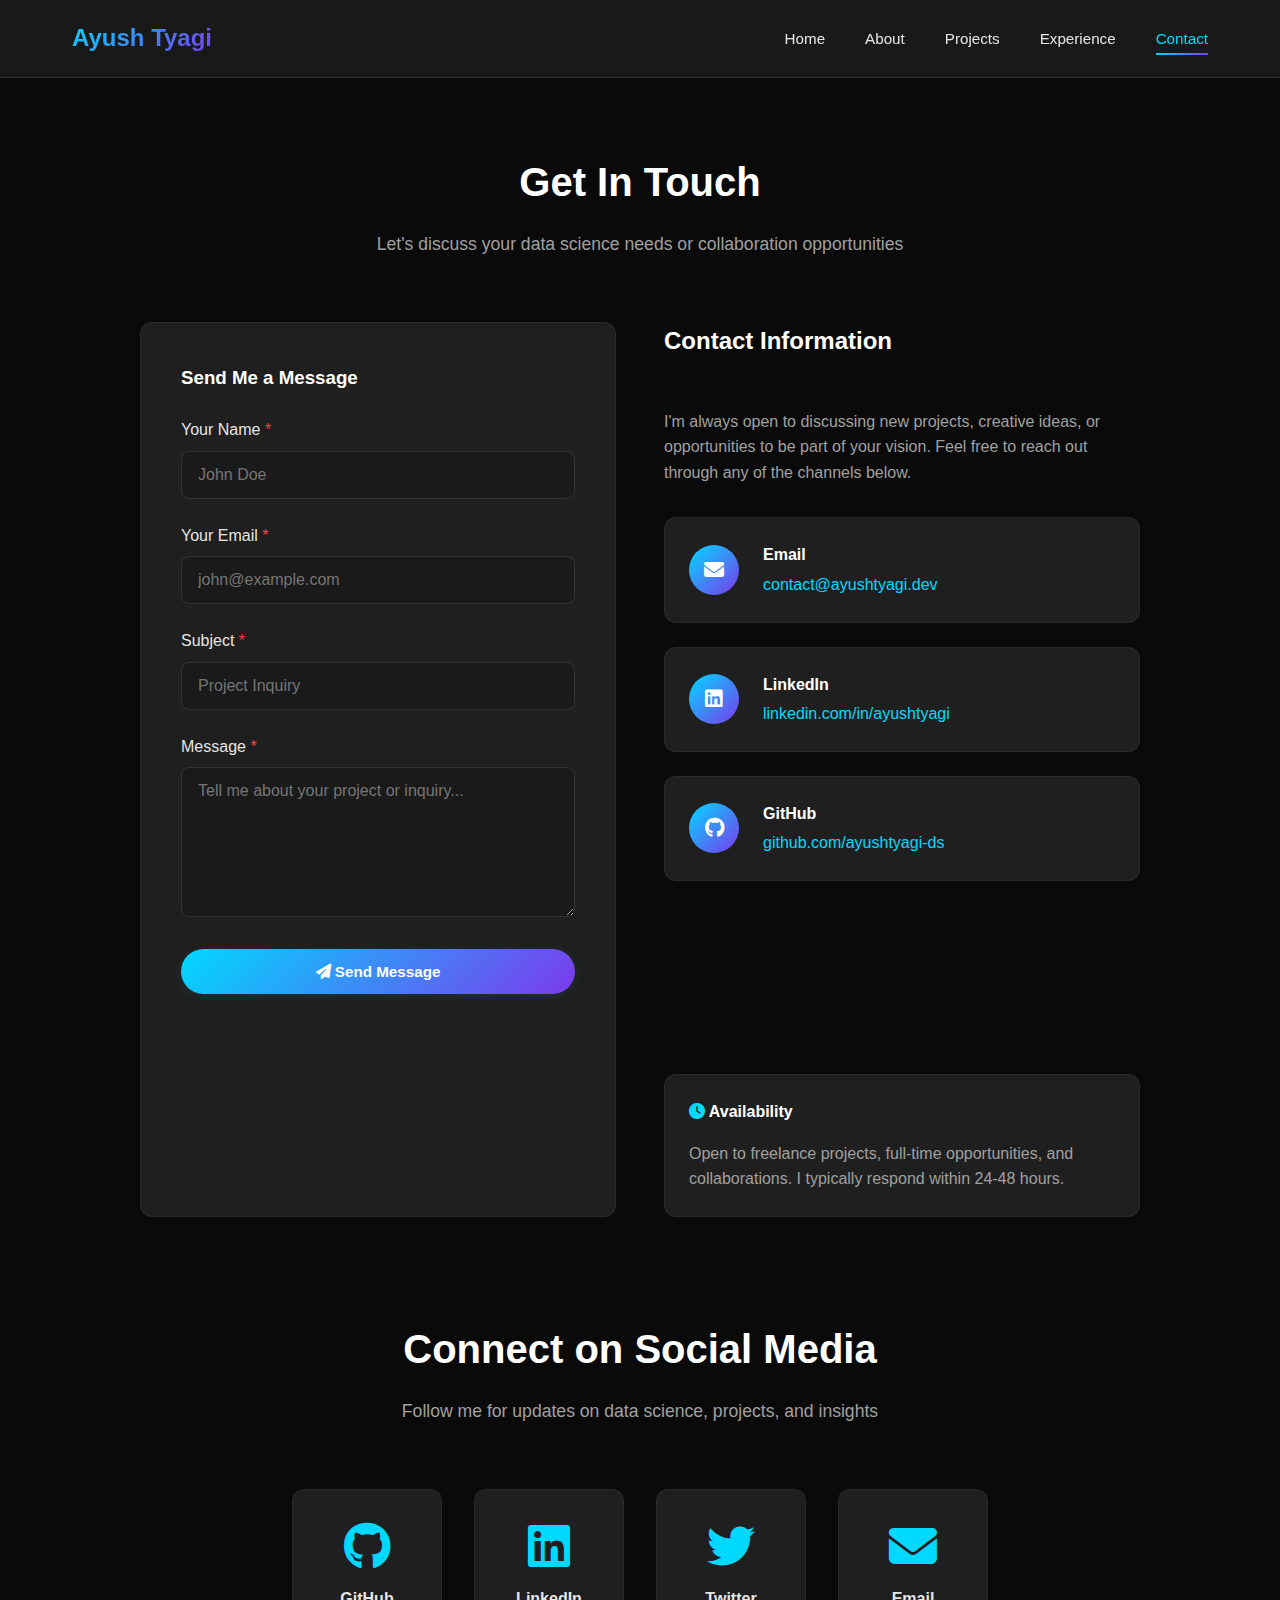
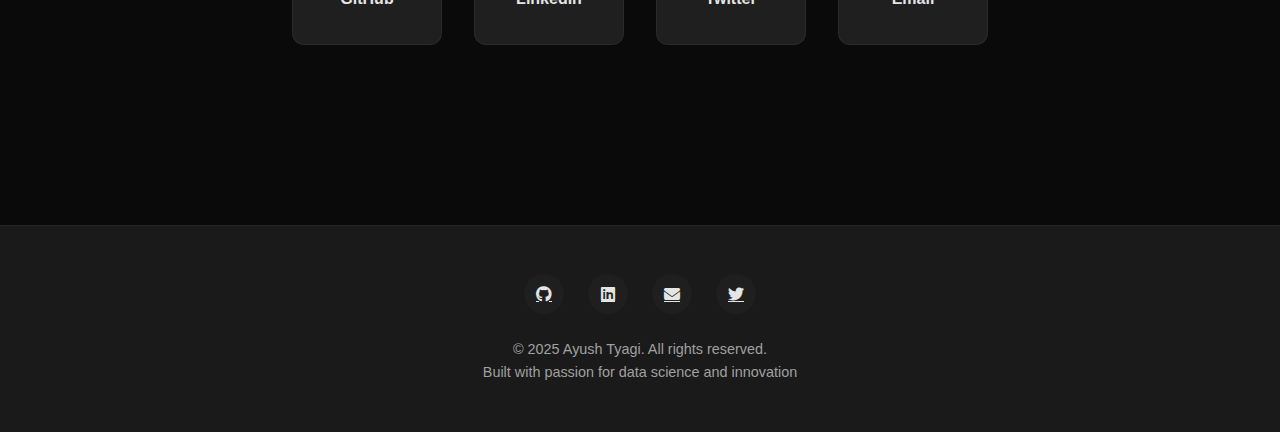
<file: contact.html>
<!DOCTYPE html>
<html lang="en">
<head>
    <meta charset="UTF-8">
    <meta name="viewport" content="width=device-width, initial-scale=1.0">
    <meta name="description" content="Get in touch with Ayush Tyagi for collaboration, job opportunities, or data science inquiries.">
    <meta name="keywords" content="Contact, Email, Collaboration, Data Science, Hire">
    <title>Contact - Ayush Tyagi | Data Scientist</title>
    
    <!-- Favicon -->
    <link rel="icon" type="image/x-icon" href="images/favicon.ico">
    
    <!-- Stylesheets -->
    <link rel="stylesheet" href="css/style.css">
    <link rel="stylesheet" href="https://cdnjs.cloudflare.com/ajax/libs/font-awesome/6.4.0/css/all.min.css">
</head>
<body>
    <!-- Navigation -->
    <nav class="navbar">
        <div class="container">
            <a href="index.html" class="logo">Ayush Tyagi</a>
            <ul class="nav-links">
                <li><a href="index.html">Home</a></li>
                <li><a href="about.html">About</a></li>
                <li><a href="projects.html">Projects</a></li>
                <li><a href="experience.html">Experience</a></li>
                <li><a href="contact.html">Contact</a></li>
            </ul>
            <div class="hamburger">
                <span></span>
                <span></span>
                <span></span>
            </div>
        </div>
    </nav>

    <!-- Contact Section -->
    <section class="section" style="padding-top: 150px; padding-bottom: 100px;">
        <div class="container">
            <h1 class="section-title">Get In Touch</h1>
            <p class="section-subtitle">Let's discuss your data science needs or collaboration opportunities</p>
            
            <div class="contact-wrapper">
                <!-- Contact Form -->
                <div class="contact-form">
                    <h3 style="color: var(--text-primary); margin-bottom: 1.5rem;">Send Me a Message</h3>
                    <form id="contact-form">
                        <div class="form-group">
                            <label for="name">Your Name <span style="color: #ef4444;">*</span></label>
                            <input type="text" id="name" name="name" placeholder="John Doe" required>
                            <span class="error"></span>
                        </div>

                        <div class="form-group">
                            <label for="email">Your Email <span style="color: #ef4444;">*</span></label>
                            <input type="email" id="email" name="email" placeholder="john@example.com" required>
                            <span class="error"></span>
                        </div>

                        <div class="form-group">
                            <label for="subject">Subject <span style="color: #ef4444;">*</span></label>
                            <input type="text" id="subject" name="subject" placeholder="Project Inquiry" required>
                            <span class="error"></span>
                        </div>

                        <div class="form-group">
                            <label for="message">Message <span style="color: #ef4444;">*</span></label>
                            <textarea id="message" name="message" placeholder="Tell me about your project or inquiry..." required></textarea>
                            <span class="error"></span>
                        </div>

                        <button type="submit" class="btn btn-primary" style="width: 100%;">
                            <i class="fas fa-paper-plane"></i> Send Message
                        </button>
                    </form>
                </div>

                <!-- Contact Info -->
                <div class="contact-info">
                    <h3>Contact Information</h3>
                    <p>I'm always open to discussing new projects, creative ideas, or opportunities to be part of your vision. Feel free to reach out through any of the channels below.</p>

                    <div class="contact-methods">
                        <div class="contact-method">
                            <div class="contact-method-icon">
                                <i class="fas fa-envelope"></i>
                            </div>
                            <div class="contact-method-content">
                                <h4>Email</h4>
                                <a href="mailto:contact@ayushtyagi.dev">contact@ayushtyagi.dev</a>
                            </div>
                        </div>

                        <div class="contact-method">
                            <div class="contact-method-icon">
                                <i class="fab fa-linkedin"></i>
                            </div>
                            <div class="contact-method-content">
                                <h4>LinkedIn</h4>
                                <a href="https://linkedin.com/in/ayushtyagi" target="_blank" rel="noopener noreferrer">linkedin.com/in/ayushtyagi</a>
                            </div>
                        </div>

                        <div class="contact-method">
                            <div class="contact-method-icon">
                                <i class="fab fa-github"></i>
                            </div>
                            <div class="contact-method-content">
                                <h4>GitHub</h4>
                                <a href="https://github.com/ayushtyagi-ds" target="_blank" rel="noopener noreferrer">github.com/ayushtyagi-ds</a>
                            </div>
                        </div>

                        <div class="contact-method">
                            <div class="contact-method-icon">
                                <i class="fab fa-twitter"></i>
                            </div>
                            <div class="contact-method-content">
                                <h4>Twitter</h4>
                                <a href="https://twitter.com/ayushtyagi" target="_blank" rel="noopener noreferrer">@ayushtyagi</a>
                            </div>
                        </div>
                    </div>

                    <div style="margin-top: 2rem; padding: 1.5rem; background: var(--card-bg); border-radius: var(--border-radius); border: 1px solid rgba(255, 255, 255, 0.05);">
                        <h4 style="color: var(--text-primary); margin-bottom: 1rem;">
                            <i class="fas fa-clock" style="color: var(--accent-primary);"></i> Availability
                        </h4>
                        <p style="color: var(--text-muted); margin: 0;">
                            Open to freelance projects, full-time opportunities, and collaborations. 
                            I typically respond within 24-48 hours.
                        </p>
                    </div>
                </div>
            </div>
        </div>
    </section>

    <!-- Social Media Section -->
    <section class="section" style="padding-top: 0; padding-bottom: 100px;">
        <div class="container">
            <h2 class="section-title">Connect on Social Media</h2>
            <p class="section-subtitle">Follow me for updates on data science, projects, and insights</p>
            
            <div style="display: flex; justify-content: center; gap: 2rem; flex-wrap: wrap;">
                <a href="https://github.com/ayushtyagi-ds" target="_blank" rel="noopener noreferrer" 
                   style="display: flex; flex-direction: column; align-items: center; text-decoration: none; padding: 2rem; background: var(--card-bg); border-radius: var(--border-radius); border: 1px solid rgba(255, 255, 255, 0.05); transition: var(--transition); width: 150px;"
                   onmouseover="this.style.transform='translateY(-10px)'; this.style.boxShadow='var(--shadow-md)'; this.style.borderColor='var(--accent-primary)';"
                   onmouseout="this.style.transform='translateY(0)'; this.style.boxShadow='none'; this.style.borderColor='rgba(255, 255, 255, 0.05)';">
                    <i class="fab fa-github" style="font-size: 3rem; color: var(--accent-primary); margin-bottom: 1rem;"></i>
                    <span style="color: var(--text-secondary); font-weight: 600;">GitHub</span>
                </a>

                <a href="https://linkedin.com/in/ayushtyagi" target="_blank" rel="noopener noreferrer"
                   style="display: flex; flex-direction: column; align-items: center; text-decoration: none; padding: 2rem; background: var(--card-bg); border-radius: var(--border-radius); border: 1px solid rgba(255, 255, 255, 0.05); transition: var(--transition); width: 150px;"
                   onmouseover="this.style.transform='translateY(-10px)'; this.style.boxShadow='var(--shadow-md)'; this.style.borderColor='var(--accent-primary)';"
                   onmouseout="this.style.transform='translateY(0)'; this.style.boxShadow='none'; this.style.borderColor='rgba(255, 255, 255, 0.05)';">
                    <i class="fab fa-linkedin" style="font-size: 3rem; color: var(--accent-primary); margin-bottom: 1rem;"></i>
                    <span style="color: var(--text-secondary); font-weight: 600;">LinkedIn</span>
                </a>

                <a href="https://twitter.com/ayushtyagi" target="_blank" rel="noopener noreferrer"
                   style="display: flex; flex-direction: column; align-items: center; text-decoration: none; padding: 2rem; background: var(--card-bg); border-radius: var(--border-radius); border: 1px solid rgba(255, 255, 255, 0.05); transition: var(--transition); width: 150px;"
                   onmouseover="this.style.transform='translateY(-10px)'; this.style.boxShadow='var(--shadow-md)'; this.style.borderColor='var(--accent-primary)';"
                   onmouseout="this.style.transform='translateY(0)'; this.style.boxShadow='none'; this.style.borderColor='rgba(255, 255, 255, 0.05)';">
                    <i class="fab fa-twitter" style="font-size: 3rem; color: var(--accent-primary); margin-bottom: 1rem;"></i>
                    <span style="color: var(--text-secondary); font-weight: 600;">Twitter</span>
                </a>

                <a href="mailto:contact@ayushtyagi.dev"
                   style="display: flex; flex-direction: column; align-items: center; text-decoration: none; padding: 2rem; background: var(--card-bg); border-radius: var(--border-radius); border: 1px solid rgba(255, 255, 255, 0.05); transition: var(--transition); width: 150px;"
                   onmouseover="this.style.transform='translateY(-10px)'; this.style.boxShadow='var(--shadow-md)'; this.style.borderColor='var(--accent-primary)';"
                   onmouseout="this.style.transform='translateY(0)'; this.style.boxShadow='none'; this.style.borderColor='rgba(255, 255, 255, 0.05)';">
                    <i class="fas fa-envelope" style="font-size: 3rem; color: var(--accent-primary); margin-bottom: 1rem;"></i>
                    <span style="color: var(--text-secondary); font-weight: 600;">Email</span>
                </a>
            </div>
        </div>
    </section>

    <!-- Footer -->
    <footer class="footer">
        <div class="footer-content">
            <div class="footer-social">
                <a href="https://github.com/ayushtyagi-ds" target="_blank" rel="noopener noreferrer" aria-label="GitHub">
                    <i class="fab fa-github"></i>
                </a>
                <a href="https://linkedin.com/in/ayushtyagi" target="_blank" rel="noopener noreferrer" aria-label="LinkedIn">
                    <i class="fab fa-linkedin"></i>
                </a>
                <a href="mailto:contact@ayushtyagi.dev" aria-label="Email">
                    <i class="fas fa-envelope"></i>
                </a>
                <a href="https://twitter.com/ayushtyagi" target="_blank" rel="noopener noreferrer" aria-label="Twitter">
                    <i class="fab fa-twitter"></i>
                </a>
            </div>
            <p>&copy; 2025 Ayush Tyagi. All rights reserved.</p>
            <p>Built with passion for data science and innovation</p>
        </div>
    </footer>

    <!-- JavaScript -->
    <script src="js/main.js"></script>
</body>
</html>
</file>
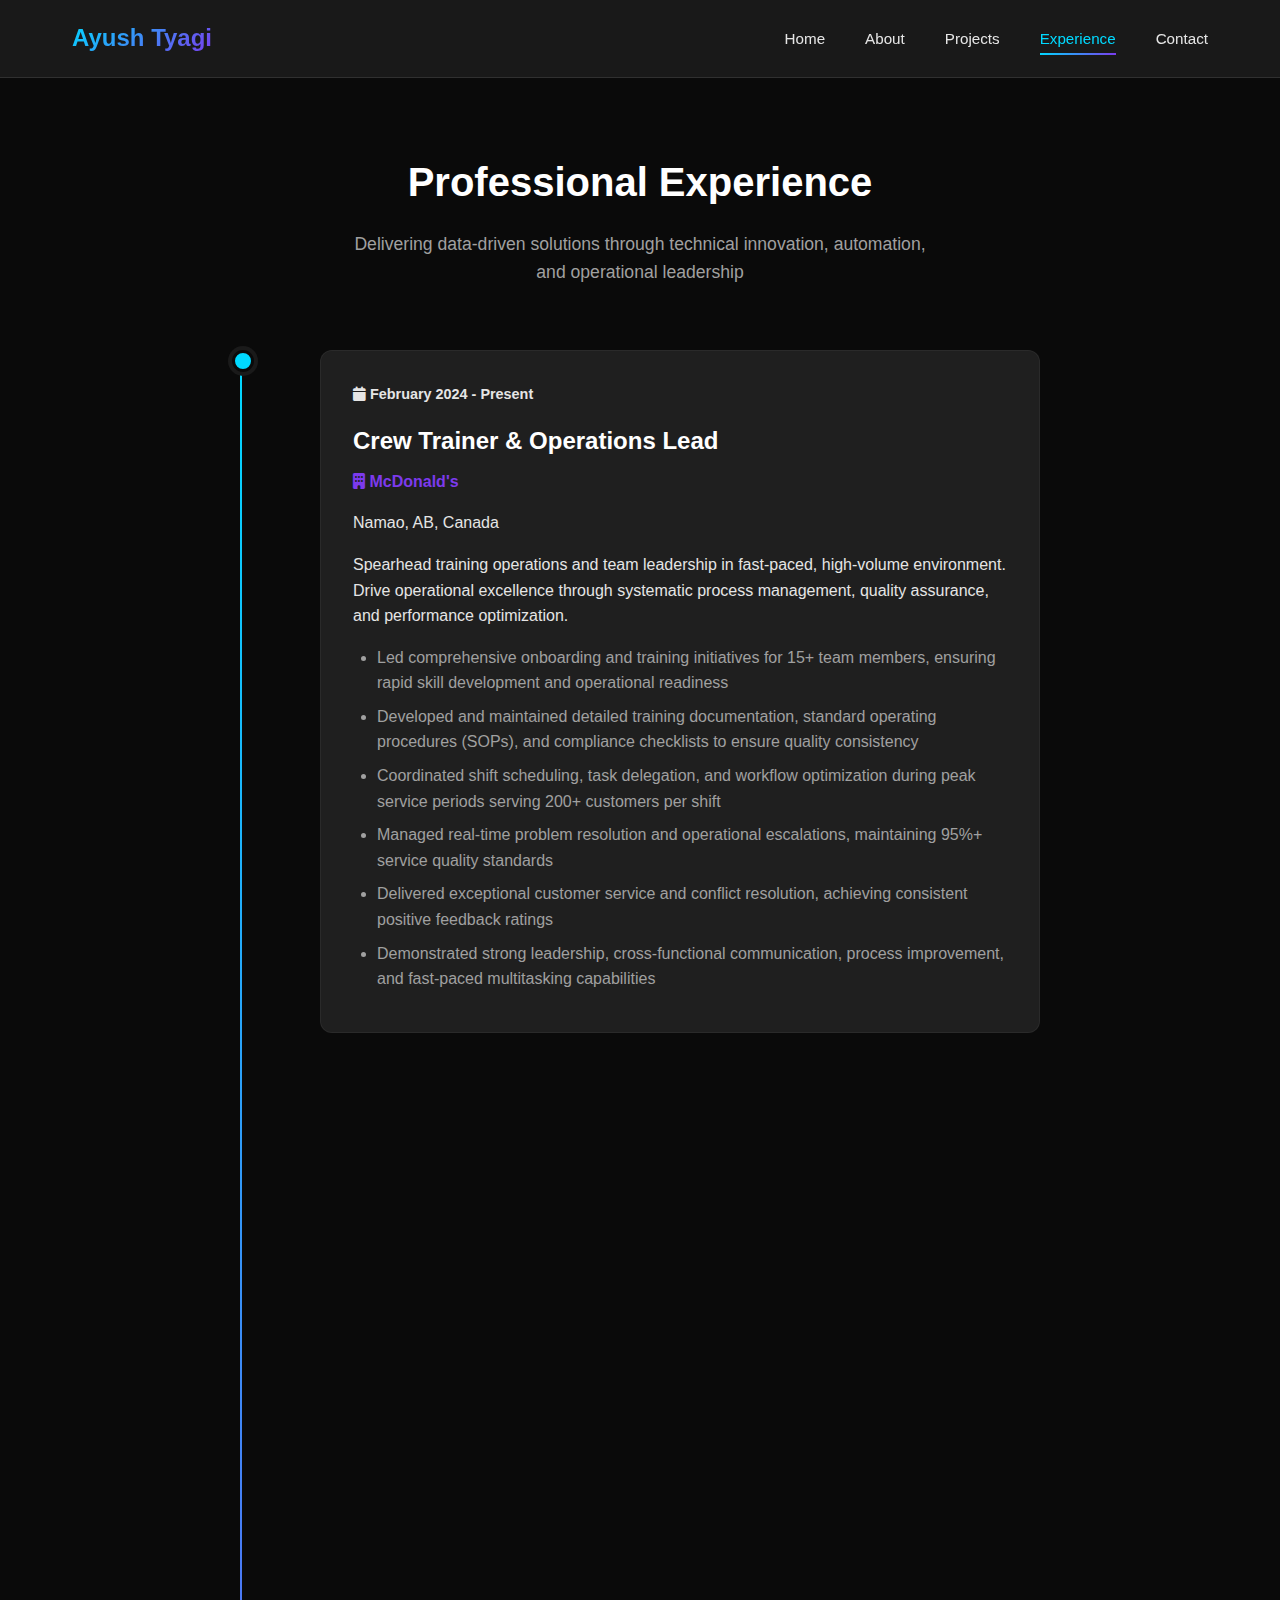
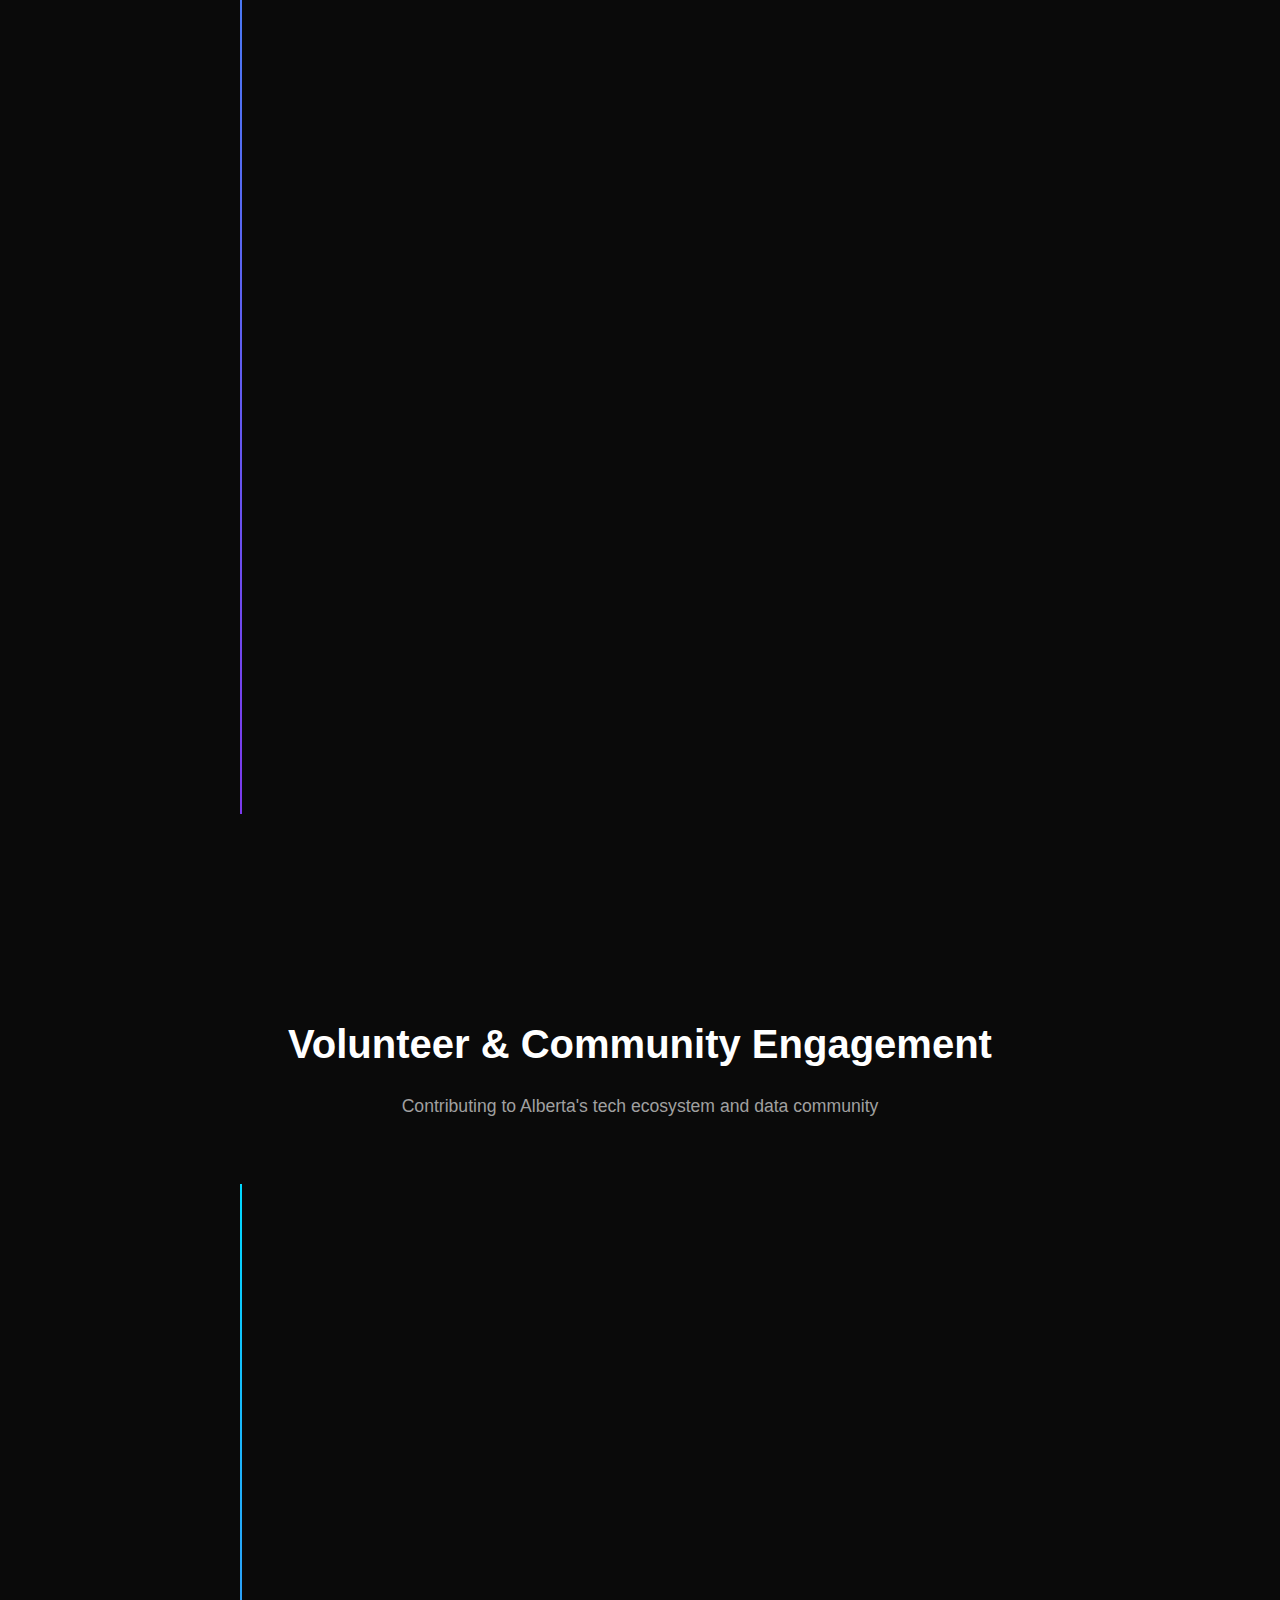
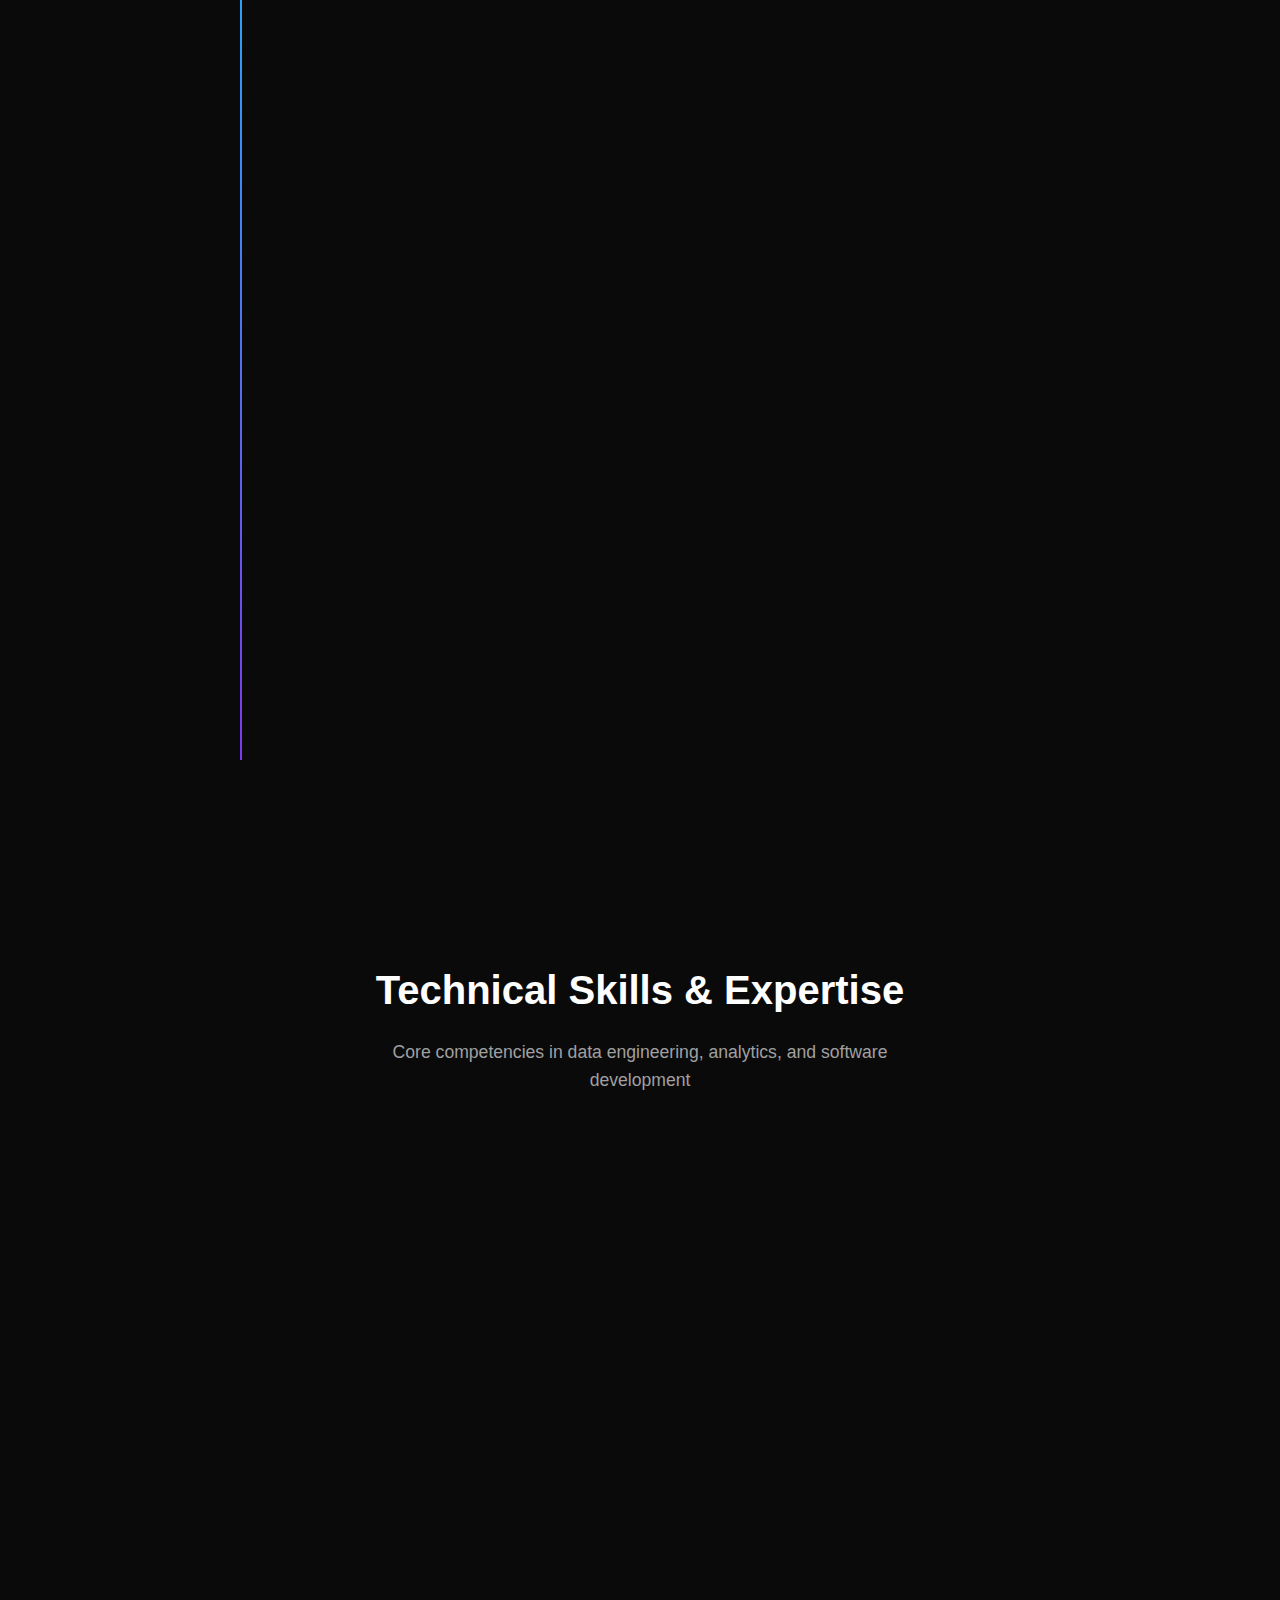
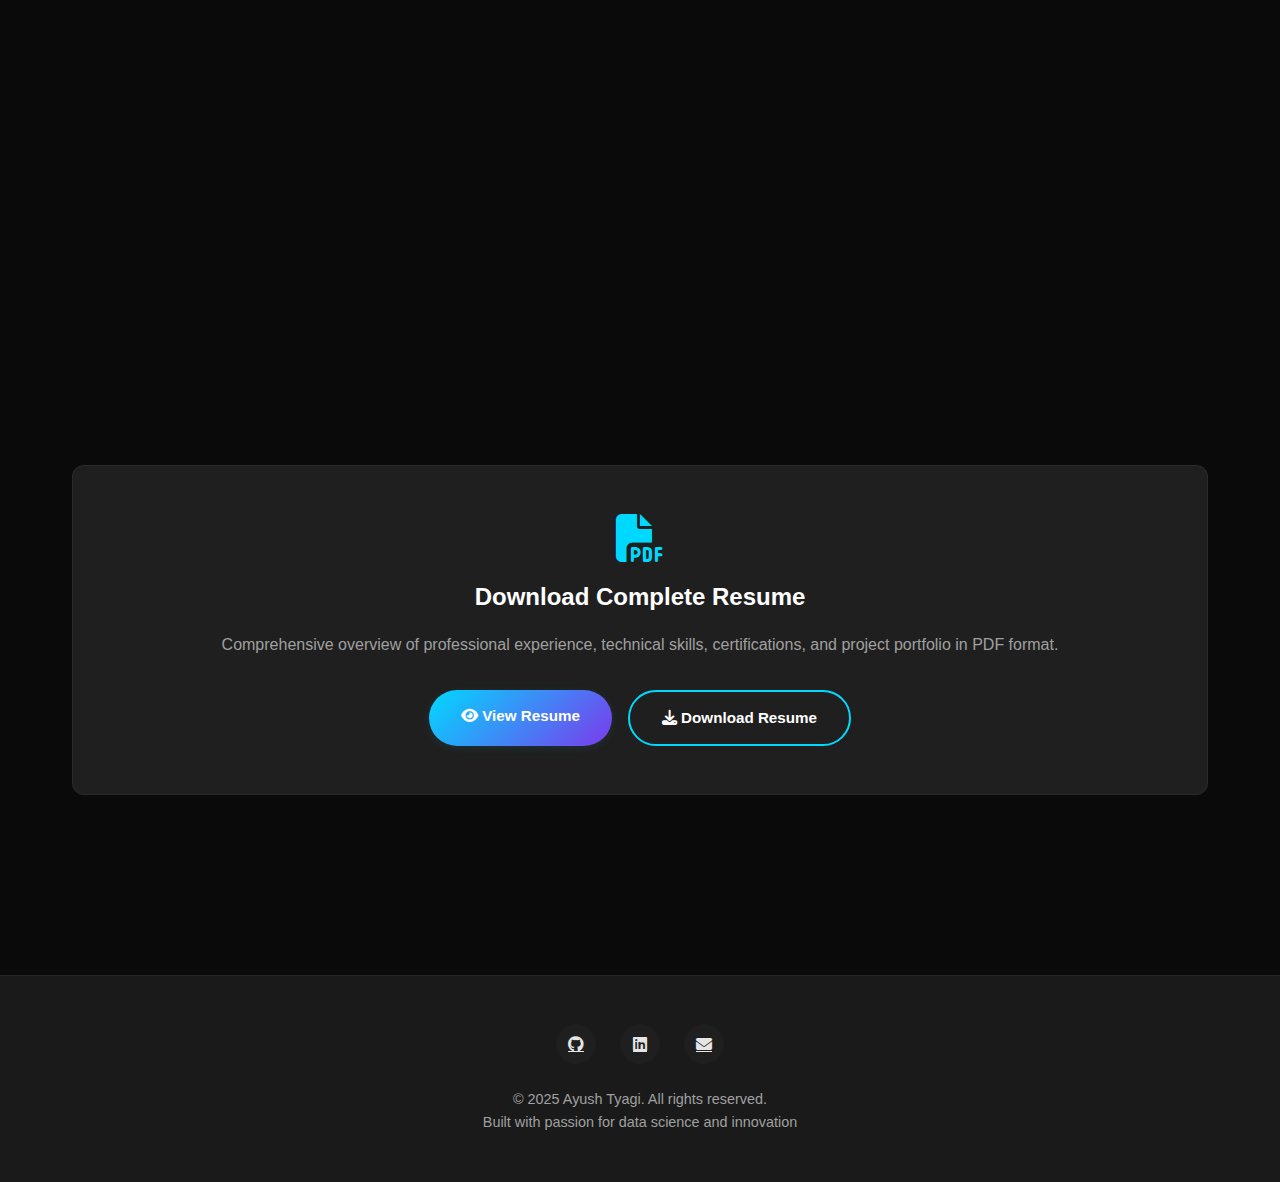
<file: experience.html>
<!DOCTYPE html>
<html lang="en">
<head>
    <meta charset="UTF-8">
    <meta name="viewport" content="width=device-width, initial-scale=1.0">
    <meta name="description" content="Professional experience of Ayush Tyagi - Data Engineer, Web Developer, and Operations Leader. Expertise in Python, SQL, ETL pipelines, training coordination, and technical support.">
    <meta name="keywords" content="Data Engineering, ETL, Python, SQL, Web Development, Training, Operations, Technical Support, Alberta, Canada, Databricks, Delta Lake">
    <title>Experience - Ayush Tyagi | Data Engineer & Developer</title>
    
    <!-- Favicon -->
    <link rel="icon" type="image/x-icon" href="images/favicon.ico">
    
    <!-- Stylesheets -->
    <link rel="stylesheet" href="css/style.css">
    <link rel="stylesheet" href="https://cdnjs.cloudflare.com/ajax/libs/font-awesome/6.4.0/css/all.min.css">
</head>
<body>
    <!-- Navigation -->
    <nav class="navbar">
        <div class="container">
            <a href="index.html" class="logo">Ayush Tyagi</a>
            <ul class="nav-links">
                <li><a href="index.html">Home</a></li>
                <li><a href="about.html">About</a></li>
                <li><a href="projects.html">Projects</a></li>
                <li><a href="experience.html">Experience</a></li>
                <li><a href="contact.html">Contact</a></li>
            </ul>
            <div class="hamburger">
                <span></span>
                <span></span>
                <span></span>
            </div>
        </div>
    </nav>

    <!-- Experience Section -->
    <!-- Professional Experience Section -->
    <section class="section" style="padding-top: 150px;">
        <div class="container">
            <h1 class="section-title">Professional Experience</h1>
            <p class="section-subtitle">Delivering data-driven solutions through technical innovation, automation, and operational leadership</p>
            
            <!-- Timeline -->
            <div class="timeline">
                <!-- Experience 1 -->
                <div class="timeline-item">
                    <div class="timeline-content">
                        <p class="timeline-date"><i class="fas fa-calendar"></i> February 2024 - Present</p>
                        <h3>Crew Trainer & Operations Lead</h3>
                        <p class="company"><i class="fas fa-building"></i> McDonald's</p>
                        <p class="location">Namao, AB, Canada</p>
                        <p>Spearhead training operations and team leadership in fast-paced, high-volume environment. Drive operational excellence through systematic process management, quality assurance, and performance optimization.</p>
                        <ul>
                            <li>Led comprehensive onboarding and training initiatives for 15+ team members, ensuring rapid skill development and operational readiness</li>
                            <li>Developed and maintained detailed training documentation, standard operating procedures (SOPs), and compliance checklists to ensure quality consistency</li>
                            <li>Coordinated shift scheduling, task delegation, and workflow optimization during peak service periods serving 200+ customers per shift</li>
                            <li>Managed real-time problem resolution and operational escalations, maintaining 95%+ service quality standards</li>
                            <li>Delivered exceptional customer service and conflict resolution, achieving consistent positive feedback ratings</li>
                            <li>Demonstrated strong leadership, cross-functional communication, process improvement, and fast-paced multitasking capabilities</li>
                        </ul>
                    </div>
                </div>

                <!-- Experience 2 -->
                <div class="timeline-item">
                    <div class="timeline-content">
                        <p class="timeline-date"><i class="fas fa-calendar"></i> July 2023 - December 2023</p>
                        <h3>Web Developer & Data Automation Intern</h3>
                        <p class="company"><i class="fas fa-building"></i> SSDN Technologies</p>
                        <p class="location">Gurugram, India</p>
                        <p>Engineered full-stack web applications and automated data workflows. Specialized in Python scripting, SQL optimization, database performance tuning, and technical documentation for enterprise systems.</p>
                        <ul>
                            <li>Automated repetitive data processing and reporting workflows using Python scripts and SQL stored procedures, reducing manual processing time by 40%</li>
                            <li>Optimized complex database queries and implemented indexing strategies, improving data retrieval performance by 30% and reducing server load</li>
                            <li>Authored comprehensive technical documentation including system architecture diagrams, API specifications, and workflow guides for knowledge transfer</li>
                            <li>Collaborated in Agile development environment, participating in code reviews, sprint planning, and cross-functional technical problem-solving</li>
                            <li>Built expertise in data pipeline automation, ETL processes, database optimization, version control (Git), and agile project management</li>
                        </ul>
                    </div>
                </div>

                <!-- Experience 3 -->
                <div class="timeline-item">
                    <div class="timeline-content">
                        <p class="timeline-date"><i class="fas fa-calendar"></i> December 2022 - March 2023</p>
                        <h3>Technical Support & Training Specialist (Web Developer Intern)</h3>
                        <p class="company"><i class="fas fa-building"></i> Godrive Solution</p>
                        <p class="location">New Delhi, India</p>
                        <p>Delivered technical training and IT support for retail Point-of-Sale (POS) systems in high-volume environment. Specialized in troubleshooting, user training, system documentation, and technical issue resolution.</p>
                        <ul>
                            <li>Provided hands-on technical training and end-user support for POS system operations, serving 25+ retail staff members</li>
                            <li>Diagnosed and resolved hardware/software issues, system errors, and connectivity problems in time-sensitive, fast-paced retail environment</li>
                            <li>Documented technical requirements, system configurations, and troubleshooting procedures with meticulous attention to accuracy and detail</li>
                            <li>Maintained 98% system uptime through proactive monitoring, rapid issue resolution, and preventive maintenance support</li>
                            <li>Developed strong skills in technical troubleshooting, user training, system documentation, customer service, and problem-solving under pressure</li>
                        </ul>
                    </div>
                </div>
            </div>
        </div>
    </section>

    <!-- Volunteer & Community Engagement Section -->
    <section class="section" style="padding-top: 50px;">
        <div class="container">
            <h2 class="section-title">Volunteer & Community Engagement</h2>
            <p class="section-subtitle">Contributing to Alberta's tech ecosystem and data community</p>
            
            <!-- Timeline -->
            <div class="timeline">
                <!-- Volunteer 1 -->
                <div class="timeline-item">
                    <div class="timeline-content">
                        <p class="timeline-date"><i class="fas fa-calendar"></i> Ongoing</p>
                        <h3>Technology Alberta / ASTech Events Volunteer</h3>
                        <p class="company"><i class="fas fa-heart"></i> Tech Community Leadership</p>
                        <p class="location">Alberta, Canada</p>
                        <p>Active contributor to Alberta's innovation ecosystem through Technology Alberta and ASTech initiatives. Support tech community events, foster industry connections, and promote knowledge-sharing across Alberta's growing technology sector.</p>
                        <ul>
                            <li>Coordinate logistics and operations for Alberta tech ecosystem events, conferences, and networking sessions supporting 100+ attendees</li>
                            <li>Facilitate connections between startups, established tech companies, investors, and thought leaders across Alberta's innovation community</li>
                            <li>Build strategic professional relationships and contribute to collaborative initiatives strengthening Alberta's competitive tech landscape</li>
                            <li>Represent Alberta's emerging tech talent and advocate for opportunities in data engineering, AI/ML, and software development sectors</li>
                        </ul>
                    </div>
                </div>

                <!-- Volunteer 2 -->
                <div class="timeline-item">
                    <div class="timeline-content">
                        <p class="timeline-date"><i class="fas fa-calendar"></i> 2025</p>
                        <h3>DAMA Edmonton Conference Volunteer</h3>
                        <p class="company"><i class="fas fa-heart"></i> Data & Analytics Community</p>
                        <p class="location">Edmonton, Alberta, Canada</p>
                        <p>Contributed to premier data management and analytics conference organized by DAMA (Data Management Association). Facilitated professional development, industry networking, and knowledge exchange for data professionals across Western Canada.</p>
                        <ul>
                            <li>Coordinated event logistics, attendee registration, and session management for 150+ data professionals, analytics leaders, and industry experts</li>
                            <li>Networked with senior data engineers, business intelligence specialists, data architects, and analytics professionals from leading Alberta organizations</li>
                            <li>Gained insights into emerging trends in data governance, data quality, modern data stack, cloud data warehousing, and analytics best practices</li>
                            <li>Strengthened understanding of enterprise data management challenges and solutions in Canadian business context</li>
                        </ul>
                    </div>
                </div>
            </div>
        </div>
    </section>

    <!-- Technical Skills Summary -->
    <section class="section" style="padding-top: 50px;">
        <div class="container">
            <h2 class="section-title">Technical Skills & Expertise</h2>
            <p class="section-subtitle" style="margin-bottom: 3rem;">Core competencies in data engineering, analytics, and software development</p>
            <div class="skills-grid">
                <div class="skill-card">
                    <div class="skill-card-header">
                        <i class="fas fa-database skill-icon"></i>
                        <h3>Data Engineering & ETL</h3>
                    </div>
                    <div class="skill-items">
                        <span class="skill-tag">Databricks</span>
                        <span class="skill-tag">Apache Spark</span>
                        <span class="skill-tag">Delta Lake</span>
                        <span class="skill-tag">ETL/ELT Pipelines</span>
                        <span class="skill-tag">Medallion Architecture</span>
                        <span class="skill-tag">Data Quality</span>
                    </div>
                </div>

                <div class="skill-card">
                    <div class="skill-card-header">
                        <i class="fas fa-code skill-icon"></i>
                        <h3>Programming & Development</h3>
                    </div>
                    <div class="skill-items">
                        <span class="skill-tag">Python</span>
                        <span class="skill-tag">SQL</span>
                        <span class="skill-tag">Git/GitHub</span>
                        <span class="skill-tag">Bash/Shell Scripting</span>
                        <span class="skill-tag">Web Development</span>
                        <span class="skill-tag">REST APIs</span>
                    </div>
                </div>

                <div class="skill-card">
                    <div class="skill-card-header">
                        <i class="fas fa-chart-line skill-icon"></i>
                        <h3>Analytics & Business Intelligence</h3>
                    </div>
                    <div class="skill-items">
                        <span class="skill-tag">Power BI</span>
                        <span class="skill-tag">Data Modeling</span>
                        <span class="skill-tag">Data Analysis</span>
                        <span class="skill-tag">Business Process Optimization</span>
                        <span class="skill-tag">KPI Dashboards</span>
                        <span class="skill-tag">Reporting</span>
                    </div>
                </div>

                <div class="skill-card">
                    <div class="skill-card-header">
                        <i class="fas fa-cloud skill-icon"></i>
                        <h3>Cloud & DevOps</h3>
                    </div>
                    <div class="skill-items">
                        <span class="skill-tag">Azure</span>
                        <span class="skill-tag">Azure Data Factory</span>
                        <span class="skill-tag">Docker (Basic)</span>
                        <span class="skill-tag">CI/CD (Basic)</span>
                        <span class="skill-tag">Cloud Data Warehousing</span>
                        <span class="skill-tag">Agile/Scrum</span>
                    </div>
                </div>
            </div>
        </div>
    </section>

    <!-- Resume Download Section -->
    <section class="section" style="padding-top: 50px; padding-bottom: 100px;">
        <div class="container">
            <div class="resume-download">
                <i class="fas fa-file-pdf" style="font-size: 3rem; color: var(--accent-primary); margin-bottom: 1rem;"></i>
                <h3>Download Complete Resume</h3>
                <p>Comprehensive overview of professional experience, technical skills, certifications, and project portfolio in PDF format.</p>
                <div style="display: flex; gap: 1rem; justify-content: center; flex-wrap: wrap;">
                    <a href="assets/Ayush_Tyagi_Resume.pdf" class="btn btn-primary" target="_blank" rel="noopener noreferrer">
                        <i class="fas fa-eye"></i> View Resume
                    </a>
                    <a href="assets/Ayush_Tyagi_Resume.pdf" class="btn btn-secondary" download>
                        <i class="fas fa-download"></i> Download Resume
                    </a>
                </div>
            </div>
        </div>
    </section>

    <!-- Footer -->
    <footer class="footer">
        <div class="footer-content">
            <div class="footer-social">
                <a href="https://github.com/ayushtyagi-ds" target="_blank" rel="noopener noreferrer" aria-label="GitHub">
                    <i class="fab fa-github"></i>
                </a>
                <a href="https://linkedin.com/in/ayushtyagi1337" target="_blank" rel="noopener noreferrer" aria-label="LinkedIn">
                    <i class="fab fa-linkedin"></i>
                </a>
                <a href="mailto:ayushtyagi1337@gmail.com" aria-label="Email">
                    <i class="fas fa-envelope"></i>
                </a>
            </div>
            <p>&copy; 2025 Ayush Tyagi. All rights reserved.</p>
            <p>Built with passion for data science and innovation</p>
        </div>
    </footer>

    <!-- JavaScript -->
    <script src="js/main.js"></script>
</body>
</html>
</file>
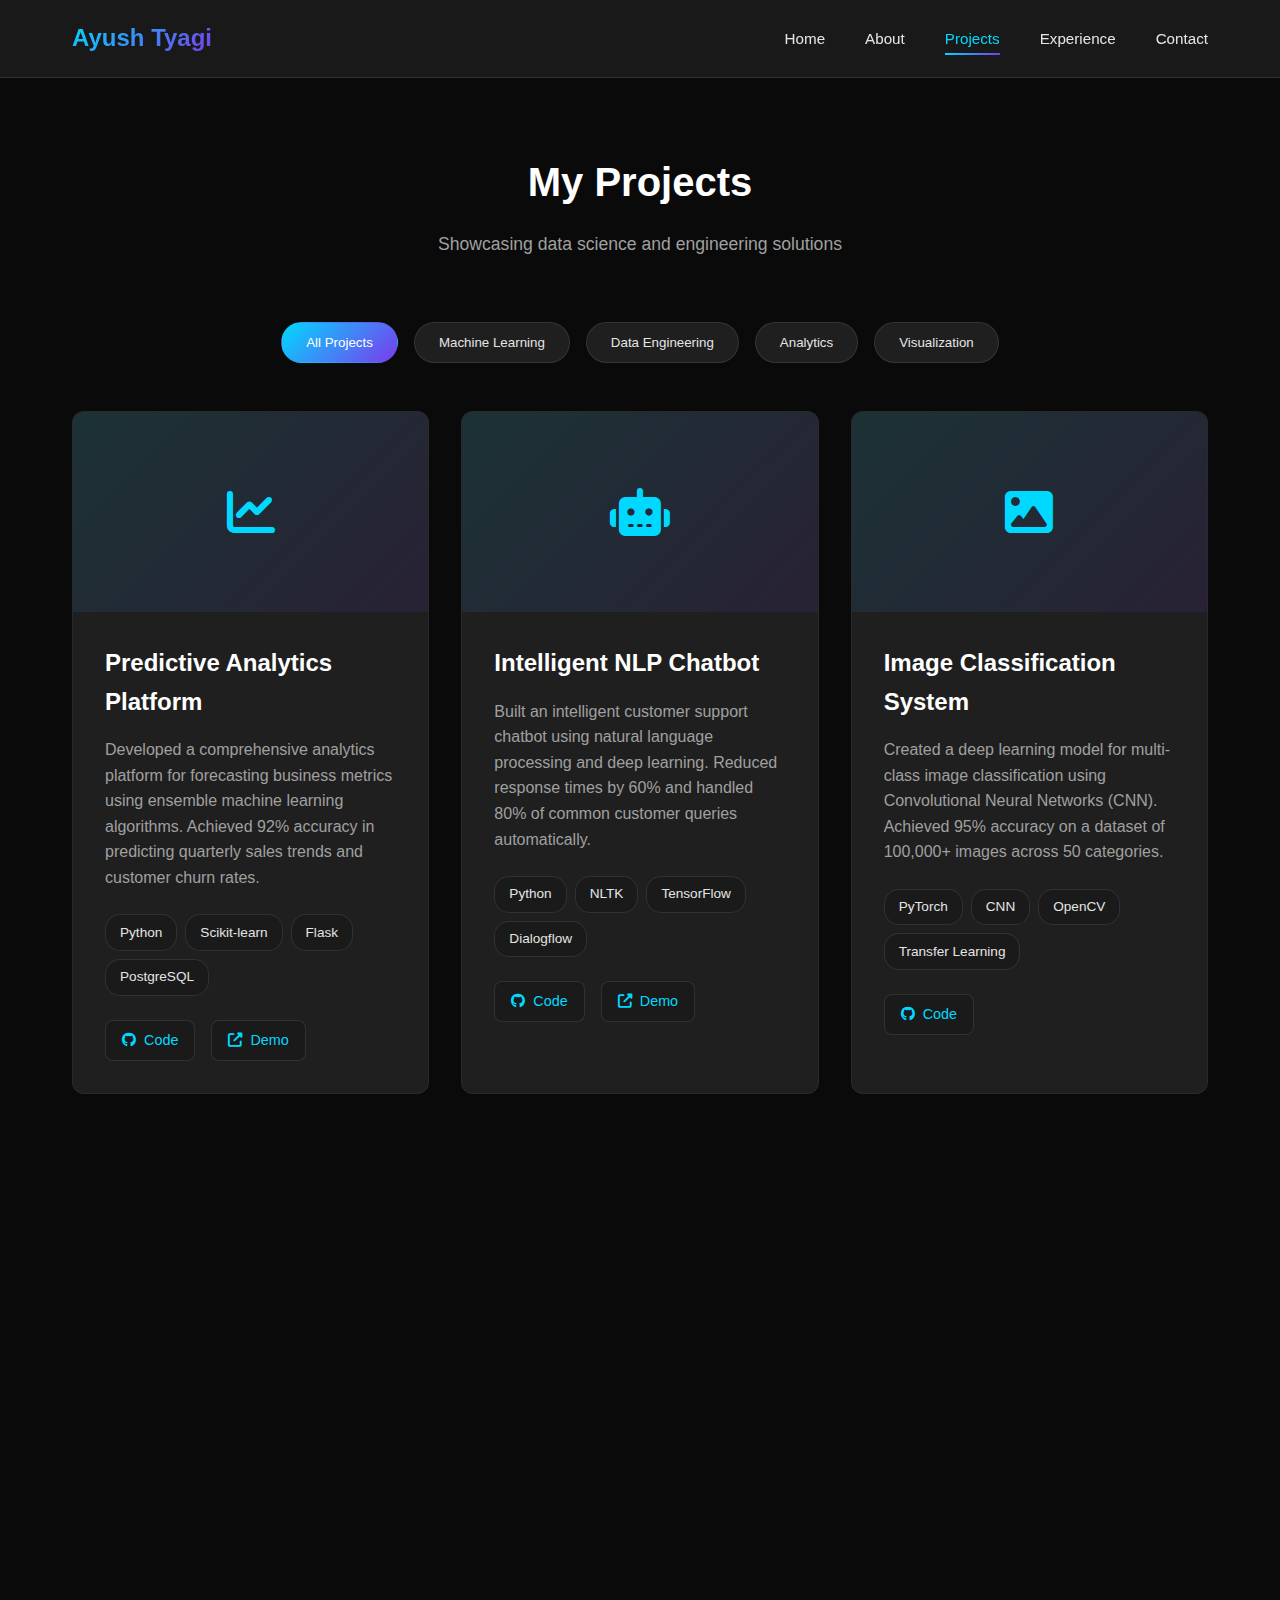
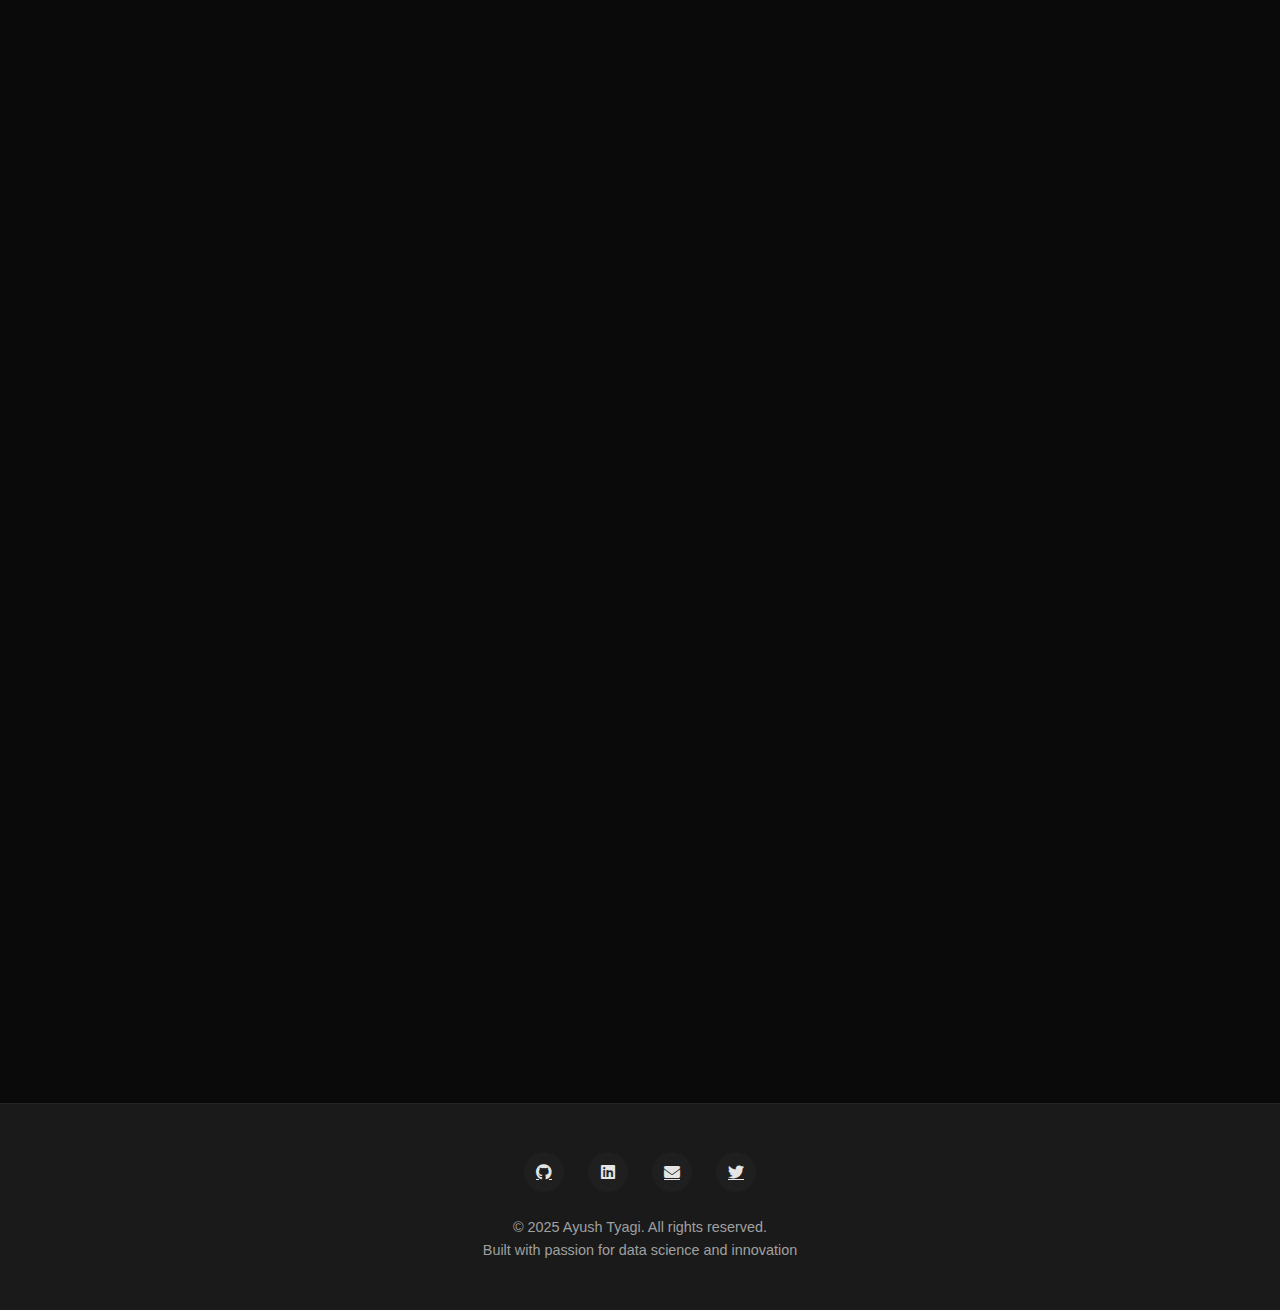
<file: projects.html>
<!DOCTYPE html>
<html lang="en">
<head>
    <meta charset="UTF-8">
    <meta name="viewport" content="width=device-width, initial-scale=1.0">
    <meta name="description" content="Explore data science and machine learning projects by Ayush Tyagi including predictive analytics, NLP, and computer vision.">
    <meta name="keywords" content="Projects, Machine Learning, Data Science, Portfolio, AI">
    <title>Projects - Ayush Tyagi | Data Scientist</title>
    
    <!-- Favicon -->
    <link rel="icon" type="image/x-icon" href="images/favicon.ico">
    
    <!-- Stylesheets -->
    <link rel="stylesheet" href="css/style.css">
    <link rel="stylesheet" href="https://cdnjs.cloudflare.com/ajax/libs/font-awesome/6.4.0/css/all.min.css">
</head>
<body>
    <!-- Navigation -->
    <nav class="navbar">
        <div class="container">
            <a href="index.html" class="logo">Ayush Tyagi</a>
            <ul class="nav-links">
                <li><a href="index.html">Home</a></li>
                <li><a href="about.html">About</a></li>
                <li><a href="projects.html">Projects</a></li>
                <li><a href="experience.html">Experience</a></li>
                <li><a href="contact.html">Contact</a></li>
            </ul>
            <div class="hamburger">
                <span></span>
                <span></span>
                <span></span>
            </div>
        </div>
    </nav>

    <!-- Projects Section -->
    <section class="section" style="padding-top: 150px;">
        <div class="container">
            <h1 class="section-title">My Projects</h1>
            <p class="section-subtitle">Showcasing data science and engineering solutions</p>
            
            <!-- Filter Buttons -->
            <div class="filter-buttons">
                <button class="filter-btn active" data-filter="all">All Projects</button>
                <button class="filter-btn" data-filter="machine-learning">Machine Learning</button>
                <button class="filter-btn" data-filter="data-engineering">Data Engineering</button>
                <button class="filter-btn" data-filter="analytics">Analytics</button>
                <button class="filter-btn" data-filter="visualization">Visualization</button>
            </div>

            <!-- Projects Grid -->
            <div class="projects-grid">
                <!-- Project 1 -->
                <div class="project-card" data-category="machine-learning">
                    <div class="project-image">
                        <i class="fas fa-chart-line"></i>
                    </div>
                    <div class="project-content">
                        <h3>Predictive Analytics Platform</h3>
                        <p>Developed a comprehensive analytics platform for forecasting business metrics using ensemble machine learning algorithms. Achieved 92% accuracy in predicting quarterly sales trends and customer churn rates.</p>
                        <div class="project-tags">
                            <span class="project-tag">Python</span>
                            <span class="project-tag">Scikit-learn</span>
                            <span class="project-tag">Flask</span>
                            <span class="project-tag">PostgreSQL</span>
                        </div>
                        <div class="project-links">
                            <a href="https://github.com/ayushtyagi-ds" class="project-link" target="_blank" rel="noopener noreferrer">
                                <i class="fab fa-github"></i> Code
                            </a>
                            <a href="#" class="project-link">
                                <i class="fas fa-external-link-alt"></i> Demo
                            </a>
                        </div>
                    </div>
                </div>

                <!-- Project 2 -->
                <div class="project-card" data-category="machine-learning">
                    <div class="project-image">
                        <i class="fas fa-robot"></i>
                    </div>
                    <div class="project-content">
                        <h3>Intelligent NLP Chatbot</h3>
                        <p>Built an intelligent customer support chatbot using natural language processing and deep learning. Reduced response times by 60% and handled 80% of common customer queries automatically.</p>
                        <div class="project-tags">
                            <span class="project-tag">Python</span>
                            <span class="project-tag">NLTK</span>
                            <span class="project-tag">TensorFlow</span>
                            <span class="project-tag">Dialogflow</span>
                        </div>
                        <div class="project-links">
                            <a href="https://github.com/ayushtyagi-ds" class="project-link" target="_blank" rel="noopener noreferrer">
                                <i class="fab fa-github"></i> Code
                            </a>
                            <a href="#" class="project-link">
                                <i class="fas fa-external-link-alt"></i> Demo
                            </a>
                        </div>
                    </div>
                </div>

                <!-- Project 3 -->
                <div class="project-card" data-category="machine-learning">
                    <div class="project-image">
                        <i class="fas fa-image"></i>
                    </div>
                    <div class="project-content">
                        <h3>Image Classification System</h3>
                        <p>Created a deep learning model for multi-class image classification using Convolutional Neural Networks (CNN). Achieved 95% accuracy on a dataset of 100,000+ images across 50 categories.</p>
                        <div class="project-tags">
                            <span class="project-tag">PyTorch</span>
                            <span class="project-tag">CNN</span>
                            <span class="project-tag">OpenCV</span>
                            <span class="project-tag">Transfer Learning</span>
                        </div>
                        <div class="project-links">
                            <a href="https://github.com/ayushtyagi-ds" class="project-link" target="_blank" rel="noopener noreferrer">
                                <i class="fab fa-github"></i> Code
                            </a>
                        </div>
                    </div>
                </div>

                <!-- Project 4 -->
                <div class="project-card" data-category="analytics">
                    <div class="project-image">
                        <i class="fas fa-money-bill-wave"></i>
                    </div>
                    <div class="project-content">
                        <h3>Financial Fraud Detection</h3>
                        <p>Implemented an anomaly detection system using XGBoost and isolation forests to identify fraudulent transactions in real-time. Successfully reduced fraud by 40% while maintaining low false positive rates.</p>
                        <div class="project-tags">
                            <span class="project-tag">Python</span>
                            <span class="project-tag">XGBoost</span>
                            <span class="project-tag">Pandas</span>
                            <span class="project-tag">Imbalanced-learn</span>
                        </div>
                        <div class="project-links">
                            <a href="https://github.com/ayushtyagi-ds" class="project-link" target="_blank" rel="noopener noreferrer">
                                <i class="fab fa-github"></i> Code
                            </a>
                            <a href="#" class="project-link">
                                <i class="fas fa-book"></i> Article
                            </a>
                        </div>
                    </div>
                </div>

                <!-- Project 5 -->
                <div class="project-card" data-category="data-engineering">
                    <div class="project-image">
                        <i class="fas fa-database"></i>
                    </div>
                    <div class="project-content">
                        <h3>Real-time Data Pipeline</h3>
                        <p>Designed and implemented a scalable ETL pipeline using Apache Spark and Kafka to process 10+ million records daily. Integrated with data warehouse for business intelligence and analytics.</p>
                        <div class="project-tags">
                            <span class="project-tag">Apache Spark</span>
                            <span class="project-tag">Kafka</span>
                            <span class="project-tag">Airflow</span>
                            <span class="project-tag">AWS S3</span>
                        </div>
                        <div class="project-links">
                            <a href="https://github.com/ayushtyagi-ds" class="project-link" target="_blank" rel="noopener noreferrer">
                                <i class="fab fa-github"></i> Code
                            </a>
                        </div>
                    </div>
                </div>

                <!-- Project 6 -->
                <div class="project-card" data-category="visualization">
                    <div class="project-image">
                        <i class="fas fa-chart-bar"></i>
                    </div>
                    <div class="project-content">
                        <h3>Interactive Sales Dashboard</h3>
                        <p>Built an interactive business intelligence dashboard using Tableau and Python to visualize sales performance, customer segmentation, and market trends. Enabled data-driven decision making for executive team.</p>
                        <div class="project-tags">
                            <span class="project-tag">Tableau</span>
                            <span class="project-tag">Python</span>
                            <span class="project-tag">SQL</span>
                            <span class="project-tag">REST API</span>
                        </div>
                        <div class="project-links">
                            <a href="#" class="project-link">
                                <i class="fas fa-external-link-alt"></i> View Dashboard
                            </a>
                        </div>
                    </div>
                </div>

                <!-- Project 7 -->
                <div class="project-card" data-category="machine-learning">
                    <div class="project-image">
                        <i class="fas fa-heartbeat"></i>
                    </div>
                    <div class="project-content">
                        <h3>Healthcare Prediction Model</h3>
                        <p>Developed a machine learning model to predict patient readmission risk using electronic health records. Helped healthcare providers identify high-risk patients and reduce readmission rates by 25%.</p>
                        <div class="project-tags">
                            <span class="project-tag">Python</span>
                            <span class="project-tag">Random Forest</span>
                            <span class="project-tag">Feature Engineering</span>
                            <span class="project-tag">SHAP</span>
                        </div>
                        <div class="project-links">
                            <a href="https://github.com/ayushtyagi-ds" class="project-link" target="_blank" rel="noopener noreferrer">
                                <i class="fab fa-github"></i> Code
                            </a>
                        </div>
                    </div>
                </div>

                <!-- Project 8 -->
                <div class="project-card" data-category="analytics">
                    <div class="project-image">
                        <i class="fas fa-users"></i>
                    </div>
                    <div class="project-content">
                        <h3>Customer Segmentation Analysis</h3>
                        <p>Performed customer segmentation using K-means clustering and RFM analysis to identify distinct customer groups. Enabled targeted marketing campaigns that increased conversion rates by 35%.</p>
                        <div class="project-tags">
                            <span class="project-tag">Python</span>
                            <span class="project-tag">K-means</span>
                            <span class="project-tag">Pandas</span>
                            <span class="project-tag">Seaborn</span>
                        </div>
                        <div class="project-links">
                            <a href="https://github.com/ayushtyagi-ds" class="project-link" target="_blank" rel="noopener noreferrer">
                                <i class="fab fa-github"></i> Code
                            </a>
                            <a href="#" class="project-link">
                                <i class="fas fa-book"></i> Article
                            </a>
                        </div>
                    </div>
                </div>

                <!-- Project 9 -->
                <div class="project-card" data-category="data-engineering">
                    <div class="project-image">
                        <i class="fas fa-server"></i>
                    </div>
                    <div class="project-content">
                        <h3>Data Warehouse Architecture</h3>
                        <p>Designed and implemented a cloud-based data warehouse on AWS using Redshift, S3, and Glue. Optimized query performance by 70% through proper data modeling and partitioning strategies.</p>
                        <div class="project-tags">
                            <span class="project-tag">AWS Redshift</span>
                            <span class="project-tag">AWS Glue</span>
                            <span class="project-tag">S3</span>
                            <span class="project-tag">Data Modeling</span>
                        </div>
                        <div class="project-links">
                            <a href="https://github.com/ayushtyagi-ds" class="project-link" target="_blank" rel="noopener noreferrer">
                                <i class="fab fa-github"></i> Code
                            </a>
                        </div>
                    </div>
                </div>
            </div>
        </div>
    </section>

    <!-- Footer -->
    <footer class="footer">
        <div class="footer-content">
            <div class="footer-social">
                <a href="https://github.com/ayushtyagi-ds" target="_blank" rel="noopener noreferrer" aria-label="GitHub">
                    <i class="fab fa-github"></i>
                </a>
                <a href="https://linkedin.com/in/ayushtyagi" target="_blank" rel="noopener noreferrer" aria-label="LinkedIn">
                    <i class="fab fa-linkedin"></i>
                </a>
                <a href="mailto:contact@ayushtyagi.dev" aria-label="Email">
                    <i class="fas fa-envelope"></i>
                </a>
                <a href="https://twitter.com/ayushtyagi" target="_blank" rel="noopener noreferrer" aria-label="Twitter">
                    <i class="fab fa-twitter"></i>
                </a>
            </div>
            <p>&copy; 2025 Ayush Tyagi. All rights reserved.</p>
            <p>Built with passion for data science and innovation</p>
        </div>
    </footer>

    <!-- JavaScript -->
    <script src="js/main.js"></script>
</body>
</html>
</file>
<file: css/style.css>
/* ========================================
   Multi-Page Portfolio Website Styles
   Dark Theme for Data Scientist Portfolio
   ======================================== */

/* CSS Reset and Base Styles */
* {
    margin: 0;
    padding: 0;
    box-sizing: border-box;
}

/* CSS Variables for Easy Customization */
:root {
    /* Dark Theme Colors */
    --primary-bg: #0a0a0a;
    --secondary-bg: #1a1a1a;
    --card-bg: #1f1f1f;
    --hover-bg: #2a2a2a;
    
    /* Accent Colors */
    --accent-primary: #00d9ff;
    --accent-secondary: #7c3aed;
    --accent-tertiary: #06b6d4;
    --accent-gradient: linear-gradient(135deg, #00d9ff 0%, #7c3aed 100%);
    
    /* Text Colors */
    --text-primary: #ffffff;
    --text-secondary: #e5e5e5;
    --text-muted: #a0a0a0;
    
    /* Other */
    --shadow-sm: 0 2px 8px rgba(0, 217, 255, 0.1);
    --shadow-md: 0 4px 16px rgba(0, 217, 255, 0.15);
    --shadow-lg: 0 8px 32px rgba(0, 217, 255, 0.2);
    --border-radius: 12px;
    --transition: all 0.3s cubic-bezier(0.4, 0, 0.2, 1);
}

/* Smooth Scrolling */
html {
    scroll-behavior: smooth;
}

/* Body Styles */
body {
    font-family: 'Inter', -apple-system, BlinkMacSystemFont, 'Segoe UI', 'Roboto', 'Oxygen', 'Ubuntu', 'Cantarell', sans-serif;
    line-height: 1.6;
    color: var(--text-secondary);
    background-color: var(--primary-bg);
    overflow-x: hidden;
}

/* Container */
.container {
    max-width: 1200px;
    margin: 0 auto;
    padding: 0 2rem;
}

/* ========================================
   Navigation Styles
   ======================================== */

.navbar {
    position: fixed;
    top: 0;
    left: 0;
    right: 0;
    background: rgba(26, 26, 26, 0.95);
    backdrop-filter: blur(10px);
    border-bottom: 1px solid rgba(255, 255, 255, 0.1);
    z-index: 1000;
    transition: var(--transition);
}

.navbar.scrolled {
    box-shadow: var(--shadow-md);
}

.navbar .container {
    display: flex;
    justify-content: space-between;
    align-items: center;
    padding: 1.2rem 2rem;
}

.logo {
    font-size: 1.5rem;
    font-weight: 700;
    background: var(--accent-gradient);
    -webkit-background-clip: text;
    -webkit-text-fill-color: transparent;
    background-clip: text;
    text-decoration: none;
    transition: var(--transition);
}

.logo:hover {
    opacity: 0.8;
}

.nav-links {
    display: flex;
    list-style: none;
    gap: 2.5rem;
    align-items: center;
}

.nav-links a {
    text-decoration: none;
    color: var(--text-secondary);
    font-weight: 500;
    font-size: 0.95rem;
    transition: var(--transition);
    position: relative;
    padding: 0.5rem 0;
}

.nav-links a::after {
    content: '';
    position: absolute;
    bottom: 0;
    left: 0;
    width: 0;
    height: 2px;
    background: var(--accent-gradient);
    transition: width 0.3s ease;
}

.nav-links a:hover,
.nav-links a.active {
    color: var(--accent-primary);
}

.nav-links a:hover::after,
.nav-links a.active::after {
    width: 100%;
}

/* Hamburger Menu */
.hamburger {
    display: none;
    flex-direction: column;
    gap: 6px;
    cursor: pointer;
    z-index: 1001;
}

.hamburger span {
    width: 28px;
    height: 3px;
    background: var(--text-primary);
    border-radius: 2px;
    transition: var(--transition);
}

.hamburger.active span:nth-child(1) {
    transform: rotate(45deg) translate(8px, 8px);
}

.hamburger.active span:nth-child(2) {
    opacity: 0;
}

.hamburger.active span:nth-child(3) {
    transform: rotate(-45deg) translate(8px, -8px);
}

/* ========================================
   Button Styles
   ======================================== */

.btn {
    display: inline-block;
    padding: 0.875rem 2rem;
    text-decoration: none;
    border-radius: 50px;
    font-weight: 600;
    font-size: 0.95rem;
    transition: var(--transition);
    cursor: pointer;
    border: none;
    outline: none;
}

.btn-primary {
    background: var(--accent-gradient);
    color: var(--text-primary);
    box-shadow: var(--shadow-sm);
}

.btn-primary:hover {
    transform: translateY(-3px);
    box-shadow: var(--shadow-lg);
}

.btn-secondary {
    background: transparent;
    color: var(--text-primary);
    border: 2px solid var(--accent-primary);
}

.btn-secondary:hover {
    background: var(--accent-primary);
    color: var(--primary-bg);
}

.btn-outline {
    background: transparent;
    color: var(--text-secondary);
    border: 2px solid var(--text-muted);
}

.btn-outline:hover {
    background: var(--text-primary);
    color: var(--primary-bg);
    border-color: var(--text-primary);
}

/* ========================================
   Hero Section (Home Page)
   ======================================== */

.hero {
    min-height: 100vh;
    display: flex;
    align-items: center;
    justify-content: center;
    padding-top: 80px;
    position: relative;
    overflow: hidden;
}

.hero::before {
    content: '';
    position: absolute;
    top: 0;
    left: 0;
    right: 0;
    bottom: 0;
    background: radial-gradient(circle at 20% 50%, rgba(0, 217, 255, 0.1) 0%, transparent 50%),
                radial-gradient(circle at 80% 80%, rgba(124, 58, 237, 0.1) 0%, transparent 50%);
    pointer-events: none;
}

.hero-content {
    text-align: center;
    position: relative;
    z-index: 1;
    animation: fadeInUp 0.8s ease;
}

.hero-subtitle {
    font-size: 1.1rem;
    color: var(--accent-primary);
    font-weight: 600;
    margin-bottom: 1rem;
    text-transform: uppercase;
    letter-spacing: 2px;
}

.hero-title {
    font-size: 4rem;
    font-weight: 800;
    color: var(--text-primary);
    margin-bottom: 1.5rem;
    line-height: 1.2;
}

.hero-title .highlight {
    background: var(--accent-gradient);
    -webkit-background-clip: text;
    -webkit-text-fill-color: transparent;
    background-clip: text;
}

.hero-description {
    font-size: 1.25rem;
    color: var(--text-muted);
    margin-bottom: 2.5rem;
    max-width: 600px;
    margin-left: auto;
    margin-right: auto;
}

.hero-buttons {
    display: flex;
    gap: 1.5rem;
    justify-content: center;
    margin-bottom: 3rem;
    flex-wrap: wrap;
}

.social-links {
    display: flex;
    gap: 1.5rem;
    justify-content: center;
}

.social-links a {
    display: flex;
    align-items: center;
    justify-content: center;
    width: 50px;
    height: 50px;
    border-radius: 50%;
    background: var(--card-bg);
    color: var(--text-secondary);
    font-size: 1.25rem;
    transition: var(--transition);
    border: 1px solid rgba(255, 255, 255, 0.1);
}

.social-links a:hover {
    background: var(--accent-gradient);
    color: var(--text-primary);
    transform: translateY(-5px);
    box-shadow: var(--shadow-md);
}

/* ========================================
   Section Styles
   ======================================== */

.section {
    padding: 100px 0;
}

.section-title {
    font-size: 2.5rem;
    font-weight: 700;
    color: var(--text-primary);
    margin-bottom: 1rem;
    text-align: center;
}

.section-subtitle {
    font-size: 1.1rem;
    color: var(--text-muted);
    text-align: center;
    margin-bottom: 4rem;
    max-width: 600px;
    margin-left: auto;
    margin-right: auto;
}

/* ========================================
   About Page Styles
   ======================================== */

.about-content {
    display: grid;
    grid-template-columns: 1fr;
    gap: 3rem;
    max-width: 900px;
    margin: 0 auto;
}

.about-text p {
    font-size: 1.1rem;
    color: var(--text-secondary);
    margin-bottom: 1.5rem;
    line-height: 1.8;
}

/* Skills Grid */
.skills-grid {
    display: grid;
    grid-template-columns: repeat(auto-fit, minmax(280px, 1fr));
    gap: 2rem;
    margin-top: 3rem;
}

.skill-card {
    background: var(--card-bg);
    padding: 2rem;
    border-radius: var(--border-radius);
    border: 1px solid rgba(255, 255, 255, 0.05);
    transition: var(--transition);
}

.skill-card:hover {
    transform: translateY(-5px);
    box-shadow: var(--shadow-md);
    border-color: var(--accent-primary);
}

.skill-card-header {
    display: flex;
    align-items: center;
    gap: 1rem;
    margin-bottom: 1.5rem;
}

.skill-icon {
    font-size: 2rem;
    color: var(--accent-primary);
}

.skill-card h3 {
    font-size: 1.25rem;
    color: var(--text-primary);
}

.skill-items {
    display: flex;
    flex-wrap: wrap;
    gap: 0.75rem;
}

.skill-tag {
    background: var(--secondary-bg);
    padding: 0.5rem 1rem;
    border-radius: 20px;
    font-size: 0.9rem;
    color: var(--text-secondary);
    border: 1px solid rgba(255, 255, 255, 0.1);
    transition: var(--transition);
}

.skill-tag:hover {
    background: var(--accent-gradient);
    color: var(--text-primary);
    border-color: transparent;
}

/* Progress Bars */
.skill-progress {
    margin-bottom: 1.5rem;
}

.skill-progress-header {
    display: flex;
    justify-content: space-between;
    margin-bottom: 0.5rem;
}

.skill-progress-name {
    color: var(--text-secondary);
    font-weight: 500;
}

.skill-progress-percent {
    color: var(--accent-primary);
    font-weight: 600;
}

.skill-progress-bar {
    height: 8px;
    background: var(--secondary-bg);
    border-radius: 4px;
    overflow: hidden;
}

.skill-progress-fill {
    height: 100%;
    background: var(--accent-gradient);
    border-radius: 4px;
    transition: width 1s ease;
}

/* Education Section */
.education-grid {
    display: grid;
    grid-template-columns: repeat(auto-fit, minmax(300px, 1fr));
    gap: 2rem;
    margin-top: 3rem;
}

.education-card {
    background: var(--card-bg);
    padding: 2rem;
    border-radius: var(--border-radius);
    border-left: 4px solid var(--accent-primary);
    transition: var(--transition);
}

.education-card:hover {
    transform: translateX(10px);
    box-shadow: var(--shadow-md);
}

.education-card h3 {
    color: var(--text-primary);
    font-size: 1.25rem;
    margin-bottom: 0.5rem;
}

.education-card .institution {
    color: var(--accent-primary);
    font-weight: 600;
    margin-bottom: 0.5rem;
}

.education-card .period {
    color: var(--text-muted);
    font-size: 0.9rem;
}

/* ========================================
   Projects Page Styles
   ======================================== */

.filter-buttons {
    display: flex;
    justify-content: center;
    gap: 1rem;
    margin-bottom: 3rem;
    flex-wrap: wrap;
}

.filter-btn {
    padding: 0.75rem 1.5rem;
    background: var(--card-bg);
    color: var(--text-secondary);
    border: 1px solid rgba(255, 255, 255, 0.1);
    border-radius: 25px;
    cursor: pointer;
    transition: var(--transition);
    font-weight: 500;
}

.filter-btn:hover,
.filter-btn.active {
    background: var(--accent-gradient);
    color: var(--text-primary);
    border-color: transparent;
}

.projects-grid {
    display: grid;
    grid-template-columns: repeat(auto-fill, minmax(350px, 1fr));
    gap: 2rem;
}

.project-card {
    background: var(--card-bg);
    border-radius: var(--border-radius);
    overflow: hidden;
    border: 1px solid rgba(255, 255, 255, 0.05);
    transition: var(--transition);
}

.project-card:hover {
    transform: translateY(-10px);
    box-shadow: var(--shadow-lg);
    border-color: var(--accent-primary);
}

.project-image {
    width: 100%;
    height: 200px;
    background: linear-gradient(135deg, rgba(0, 217, 255, 0.1) 0%, rgba(124, 58, 237, 0.1) 100%);
    display: flex;
    align-items: center;
    justify-content: center;
    font-size: 3rem;
    color: var(--accent-primary);
}

.project-content {
    padding: 2rem;
}

.project-card h3 {
    color: var(--text-primary);
    font-size: 1.5rem;
    margin-bottom: 1rem;
}

.project-card p {
    color: var(--text-muted);
    margin-bottom: 1.5rem;
    line-height: 1.6;
}

.project-tags {
    display: flex;
    flex-wrap: wrap;
    gap: 0.5rem;
    margin-bottom: 1.5rem;
}

.project-tag {
    background: var(--secondary-bg);
    padding: 0.4rem 0.875rem;
    border-radius: 15px;
    font-size: 0.85rem;
    color: var(--text-secondary);
    border: 1px solid rgba(255, 255, 255, 0.1);
}

.project-links {
    display: flex;
    gap: 1rem;
}

.project-link {
    display: inline-flex;
    align-items: center;
    gap: 0.5rem;
    padding: 0.5rem 1rem;
    background: var(--secondary-bg);
    color: var(--accent-primary);
    text-decoration: none;
    border-radius: 8px;
    font-size: 0.9rem;
    transition: var(--transition);
    border: 1px solid rgba(255, 255, 255, 0.1);
}

.project-link:hover {
    background: var(--accent-primary);
    color: var(--text-primary);
}

/* ========================================
   Experience Page Styles
   ======================================== */

.timeline {
    position: relative;
    max-width: 800px;
    margin: 3rem auto;
    padding-left: 3rem;
}

.timeline::before {
    content: '';
    position: absolute;
    left: 0;
    top: 0;
    bottom: 0;
    width: 2px;
    background: var(--accent-gradient);
}

.timeline-item {
    position: relative;
    margin-bottom: 3rem;
    padding-left: 2rem;
}

.timeline-item::before {
    content: '';
    position: absolute;
    left: -3.5rem;
    top: 0;
    width: 16px;
    height: 16px;
    border-radius: 50%;
    background: var(--accent-primary);
    border: 3px solid var(--primary-bg);
    box-shadow: 0 0 0 4px var(--secondary-bg);
}

.timeline-content {
    background: var(--card-bg);
    padding: 2rem;
    border-radius: var(--border-radius);
    border: 1px solid rgba(255, 255, 255, 0.05);
    transition: var(--transition);
}

.timeline-content:hover {
    box-shadow: var(--shadow-md);
    border-color: var(--accent-primary);
}

.timeline-date {
    color: var(--accent-primary);
    font-weight: 600;
    margin-bottom: 0.5rem;
    font-size: 0.9rem;
}

.timeline-content h3 {
    color: var(--text-primary);
    font-size: 1.5rem;
    margin-bottom: 0.5rem;
}

.timeline-content .company {
    color: var(--accent-secondary);
    font-weight: 600;
    margin-bottom: 1rem;
}

.timeline-content p {
    color: var(--text-secondary);
    line-height: 1.6;
    margin-bottom: 1rem;
}

.timeline-content ul {
    color: var(--text-muted);
    padding-left: 1.5rem;
}

.timeline-content li {
    margin-bottom: 0.5rem;
}

/* Resume Download Section */
.resume-download {
    text-align: center;
    margin-top: 4rem;
    padding: 3rem;
    background: var(--card-bg);
    border-radius: var(--border-radius);
    border: 1px solid rgba(255, 255, 255, 0.05);
}

.resume-download h3 {
    color: var(--text-primary);
    font-size: 1.5rem;
    margin-bottom: 1rem;
}

.resume-download p {
    color: var(--text-muted);
    margin-bottom: 2rem;
}

/* ========================================
   Contact Page Styles
   ======================================== */

.contact-wrapper {
    max-width: 1000px;
    margin: 0 auto;
    display: grid;
    grid-template-columns: 1fr 1fr;
    gap: 3rem;
}

.contact-form {
    background: var(--card-bg);
    padding: 2.5rem;
    border-radius: var(--border-radius);
    border: 1px solid rgba(255, 255, 255, 0.05);
}

.form-group {
    margin-bottom: 1.5rem;
}

.form-group label {
    display: block;
    color: var(--text-secondary);
    margin-bottom: 0.5rem;
    font-weight: 500;
}

.form-group input,
.form-group textarea {
    width: 100%;
    padding: 0.875rem 1rem;
    background: var(--secondary-bg);
    border: 1px solid rgba(255, 255, 255, 0.1);
    border-radius: 8px;
    color: var(--text-primary);
    font-family: inherit;
    font-size: 1rem;
    transition: var(--transition);
}

.form-group input:focus,
.form-group textarea:focus {
    outline: none;
    border-color: var(--accent-primary);
    box-shadow: 0 0 0 3px rgba(0, 217, 255, 0.1);
}

.form-group textarea {
    resize: vertical;
    min-height: 150px;
}

.form-group .error {
    color: #ef4444;
    font-size: 0.875rem;
    margin-top: 0.25rem;
    display: none;
}

.form-group.has-error input,
.form-group.has-error textarea {
    border-color: #ef4444;
}

.form-group.has-error .error {
    display: block;
}

.contact-info {
    display: flex;
    flex-direction: column;
    gap: 2rem;
}

.contact-info h3 {
    color: var(--text-primary);
    font-size: 1.5rem;
    margin-bottom: 1rem;
}

.contact-info p {
    color: var(--text-muted);
    line-height: 1.6;
}

.contact-methods {
    display: flex;
    flex-direction: column;
    gap: 1.5rem;
}

.contact-method {
    display: flex;
    align-items: center;
    gap: 1.5rem;
    padding: 1.5rem;
    background: var(--card-bg);
    border-radius: var(--border-radius);
    border: 1px solid rgba(255, 255, 255, 0.05);
    transition: var(--transition);
}

.contact-method:hover {
    border-color: var(--accent-primary);
    box-shadow: var(--shadow-sm);
}

.contact-method-icon {
    width: 50px;
    height: 50px;
    display: flex;
    align-items: center;
    justify-content: center;
    background: var(--accent-gradient);
    border-radius: 50%;
    font-size: 1.25rem;
    color: var(--text-primary);
}

.contact-method-content h4 {
    color: var(--text-primary);
    margin-bottom: 0.25rem;
}

.contact-method-content a {
    color: var(--accent-primary);
    text-decoration: none;
    transition: var(--transition);
}

.contact-method-content a:hover {
    color: var(--accent-tertiary);
}

/* ========================================
   Footer Styles
   ======================================== */

.footer {
    background: var(--secondary-bg);
    padding: 3rem 0;
    border-top: 1px solid rgba(255, 255, 255, 0.05);
    margin-top: 5rem;
}

.footer-content {
    text-align: center;
}

.footer-social {
    display: flex;
    justify-content: center;
    gap: 1.5rem;
    margin-bottom: 1.5rem;
}

.footer-social a {
    display: flex;
    align-items: center;
    justify-content: center;
    width: 40px;
    height: 40px;
    border-radius: 50%;
    background: var(--card-bg);
    color: var(--text-secondary);
    transition: var(--transition);
}

.footer-social a:hover {
    background: var(--accent-gradient);
    color: var(--text-primary);
    transform: translateY(-3px);
}

.footer p {
    color: var(--text-muted);
    font-size: 0.9rem;
}

/* ========================================
   Animations
   ======================================== */

@keyframes fadeInUp {
    from {
        opacity: 0;
        transform: translateY(30px);
    }
    to {
        opacity: 1;
        transform: translateY(0);
    }
}

@keyframes fadeIn {
    from {
        opacity: 0;
    }
    to {
        opacity: 1;
    }
}

@keyframes slideInLeft {
    from {
        opacity: 0;
        transform: translateX(-30px);
    }
    to {
        opacity: 1;
        transform: translateX(0);
    }
}

@keyframes slideInRight {
    from {
        opacity: 0;
        transform: translateX(30px);
    }
    to {
        opacity: 1;
        transform: translateX(0);
    }
}

/* ========================================
   Responsive Design
   ======================================== */

@media (max-width: 992px) {
    .contact-wrapper {
        grid-template-columns: 1fr;
    }
    
    .projects-grid {
        grid-template-columns: repeat(auto-fill, minmax(300px, 1fr));
    }
}

@media (max-width: 768px) {
    .hamburger {
        display: flex;
    }
    
    .nav-links {
        position: fixed;
        top: 0;
        right: -100%;
        width: 280px;
        height: 100vh;
        background: var(--secondary-bg);
        flex-direction: column;
        padding: 5rem 2rem 2rem;
        gap: 2rem;
        transition: right 0.3s ease;
        box-shadow: var(--shadow-lg);
    }
    
    .nav-links.active {
        right: 0;
    }
    
    .nav-links a {
        font-size: 1.1rem;
    }
    
    .hero-title {
        font-size: 2.5rem;
    }
    
    .hero-description {
        font-size: 1.1rem;
    }
    
    .section-title {
        font-size: 2rem;
    }
    
    .skills-grid,
    .education-grid {
        grid-template-columns: 1fr;
    }
    
    .projects-grid {
        grid-template-columns: 1fr;
    }
    
    .timeline {
        padding-left: 2rem;
    }
    
    .timeline-item {
        padding-left: 1.5rem;
    }
}

@media (max-width: 480px) {
    .container {
        padding: 0 1rem;
    }
    
    .hero-title {
        font-size: 2rem;
    }
    
    .hero-buttons {
        flex-direction: column;
        width: 100%;
    }
    
    .btn {
        width: 100%;
        text-align: center;
    }
    
    .section-title {
        font-size: 1.75rem;
    }
    
    .filter-buttons {
        gap: 0.5rem;
    }
    
    .filter-btn {
        padding: 0.5rem 1rem;
        font-size: 0.875rem;
    }
}

/* ========================================
   Utility Classes
   ======================================== */

.text-center {
    text-align: center;
}

.mt-1 { margin-top: 1rem; }
.mt-2 { margin-top: 2rem; }
.mt-3 { margin-top: 3rem; }
.mt-4 { margin-top: 4rem; }

.mb-1 { margin-bottom: 1rem; }
.mb-2 { margin-bottom: 2rem; }
.mb-3 { margin-bottom: 3rem; }
.mb-4 { margin-bottom: 4rem; }

.fade-in {
    animation: fadeIn 0.6s ease;
}

.slide-in-left {
    animation: slideInLeft 0.6s ease;
}

.slide-in-right {
    animation: slideInRight 0.6s ease;
}
</file>
